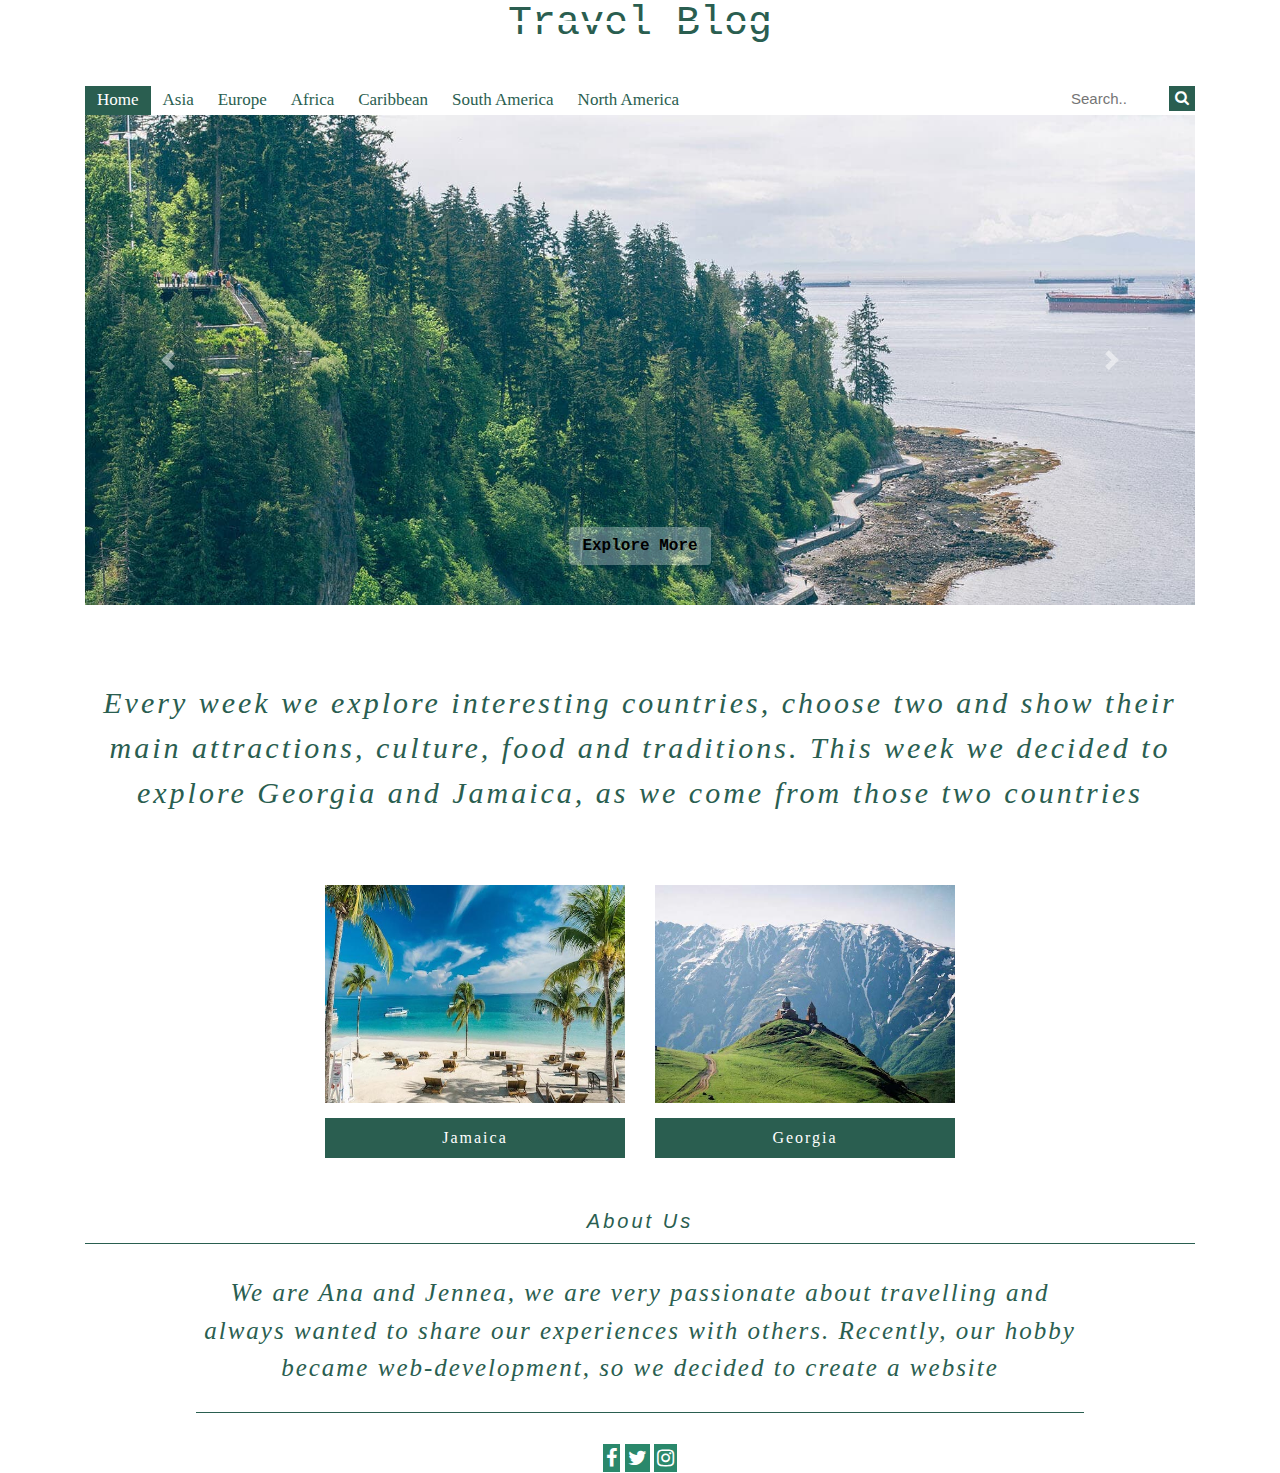
<file: index.html>
<!DOCTYPE html>
<html>
<head>
  <title>Travel Blog</title>
  <link rel="stylesheet" href="https://maxcdn.bootstrapcdn.com/bootstrap/4.0.0/css/bootstrap.min.css" integrity="sha384-Gn5384xqQ1aoWXA+058RXPxPg6fy4IWvTNh0E263XmFcJlSAwiGgFAW/dAiS6JXm" crossorigin="anonymous">
  <link rel="stylesheet" type="text/css" href="css1/styles.css">
  <meta name="viewport" content="width=device-width,initial-scale=1.0">
  <link rel="stylesheet" href="https://cdnjs.cloudflare.com/ajax/libs/font-awesome/4.7.0/css/font-awesome.min.css">

</head>

<body>

<div class="container">

    <h1>Travel Blog</h1>
<div class="row">
  <div class="col-10">
    <div class="topnav">
      <a class="active" href="">Home</a>
      <a href="#news">Asia</a>
      <a href="#news">Europe</a>
      <a href="#contact">Africa</a>
      <a href="#about">Caribbean</a>
      <a href="#about">South America</a>
      <a href="#about">North America</a>
    </div>
  </div>
  <div class="col-2" id="searchBox">
    <form class="example" action="action_page.php">
      <button type="submit"><i class="fa fa-search"></i></button>
      <input type="text" placeholder="Search.." name="search">
    </form>
  </div>
</div>

    <div id="carouselExampleControls" class="carousel slide" data-ride="carousel">
      <div class="carousel-inner">
        <div class="carousel-item active">
          <img class="d-block w-100" src="images/picture1.jpg" alt="First slide">
          <div class="carousel-caption">
          <a href="https://www.google.co.uk/" target="_blank"><button type="button" class="btn btn-default" id="carouselbutton1">Explore More</button></a>
          </div>
        </div>
        <div class="carousel-item">
          <img class="d-block w-100" src="images/picture2.jpg" alt="Second slide">
          <div class="carousel-caption">
          <a href="https://www.google.co.uk/" target="_blank"><button type="button" class="btn btn-default" id="carouselbutton">Explore More</button></a>
          </div>
        </div>
        <div class="carousel-item">
          <img class="d-block w-100" src="images/picture3.jpg" alt="Third slide">
          <div class="carousel-caption">
          <a href="https://www.google.co.uk/" target="_blank"><button type="button" class="btn btn-default" id="carouselbutton2">Explore More</button></a>
          </div>
        </div>
        <div class="carousel-item">
          <img class="d-block w-100" src="images/picture4.jpg" alt="Second slide">
          <div class="carousel-caption">
          <a href="https://www.google.co.uk/" target="_blank"><button type="button" class="btn btn-default" id="carouselbutton3">Explore More</button></a>
          </div>
        </div>
      </div>
  <a class="carousel-control-prev" href="#carouselExampleControls" role="button" data-slide="prev">
    <span class="carousel-control-prev-icon" aria-hidden="true"></span>
    <span class="sr-only">Previous</span>
  </a>
  <a class="carousel-control-next" href="#carouselExampleControls" role="button" data-slide="next">
    <span class="carousel-control-next-icon" aria-hidden="true"></span>
    <span class="sr-only">Next</span>
  </a>
    </div>
  <div class="whatwedo">
    <p1> Every week we explore interesting countries, choose two and show their main attractions, culture, food and traditions. This week we decided to explore Georgia and Jamaica, as we come from those two countries </p1>
  </div>
<div class="row">
  <div class="col-sm-6">
    <div class="card1">
      <img src="images/beach-ocho-rios.jpg" alt="ocho rois" style="width:100%">
      <div class="container1">
        <p><button class="button" onclick="location.href='jamaica.html'">Jamaica</button></p>
      </div>
    </div>
  </div>
  <div class="col-sm-6">
    <div class="card2">
      <img src="images/kazbegi.jpg" alt="kazbegi" style="width:100%">
      <div class="container1">
        <p><button class="button" onclick="location.href='Georgia.html'">Georgia</button></p>
      </div>
    </div>
  </div>
</div>
  <div class="AboutUs" width="100%">
  <div class="w3-content" style="max-width:700px">
      <div class="aboutus1">
    <h3 id="aboutus"> About Us </h3>
    </div>
      <div class="w3container" id="about">
    <p4> We are Ana and Jennea, we are very passionate about travelling and always wanted to share our experiences with others. Recently, our hobby became web-development, so we decided to create a website</p4>
      </div>
  </div>
 </div>
<div class="icon-bar">
  <a href="#" class="facebook"><i class="fa fa-facebook"></i></a>
  <a href="#" class="twitter"><i class="fa fa-twitter"></i></a>
  <a href="#" class="instagram"><i class="fa fa-instagram"></i></a>
</div>



</div>

<script src="https://code.jquery.com/jquery-3.2.1.slim.min.js" integrity="sha384-KJ3o2DKtIkvYIK3UENzmM7KCkRr/rE9/Qpg6aAZGJwFDMVNA/GpGFF93hXpG5KkN" crossorigin="anonymous"></script>
<script src="https://cdnjs.cloudflare.com/ajax/libs/popper.js/1.12.9/umd/popper.min.js" integrity="sha384-ApNbgh9B+Y1QKtv3Rn7W3mgPxhU9K/ScQsAP7hUibX39j7fakFPskvXusvfa0b4Q" crossorigin="anonymous"></script>
<script src="https://maxcdn.bootstrapcdn.com/bootstrap/4.0.0/js/bootstrap.min.js" integrity="sha384-JZR6Spejh4U02d8jOt6vLEHfe/JQGiRRSQQxSfFWpi1MquVdAyjUar5+76PVCmYl" crossorigin="anonymous"></script>


</body>




</html>
</file>
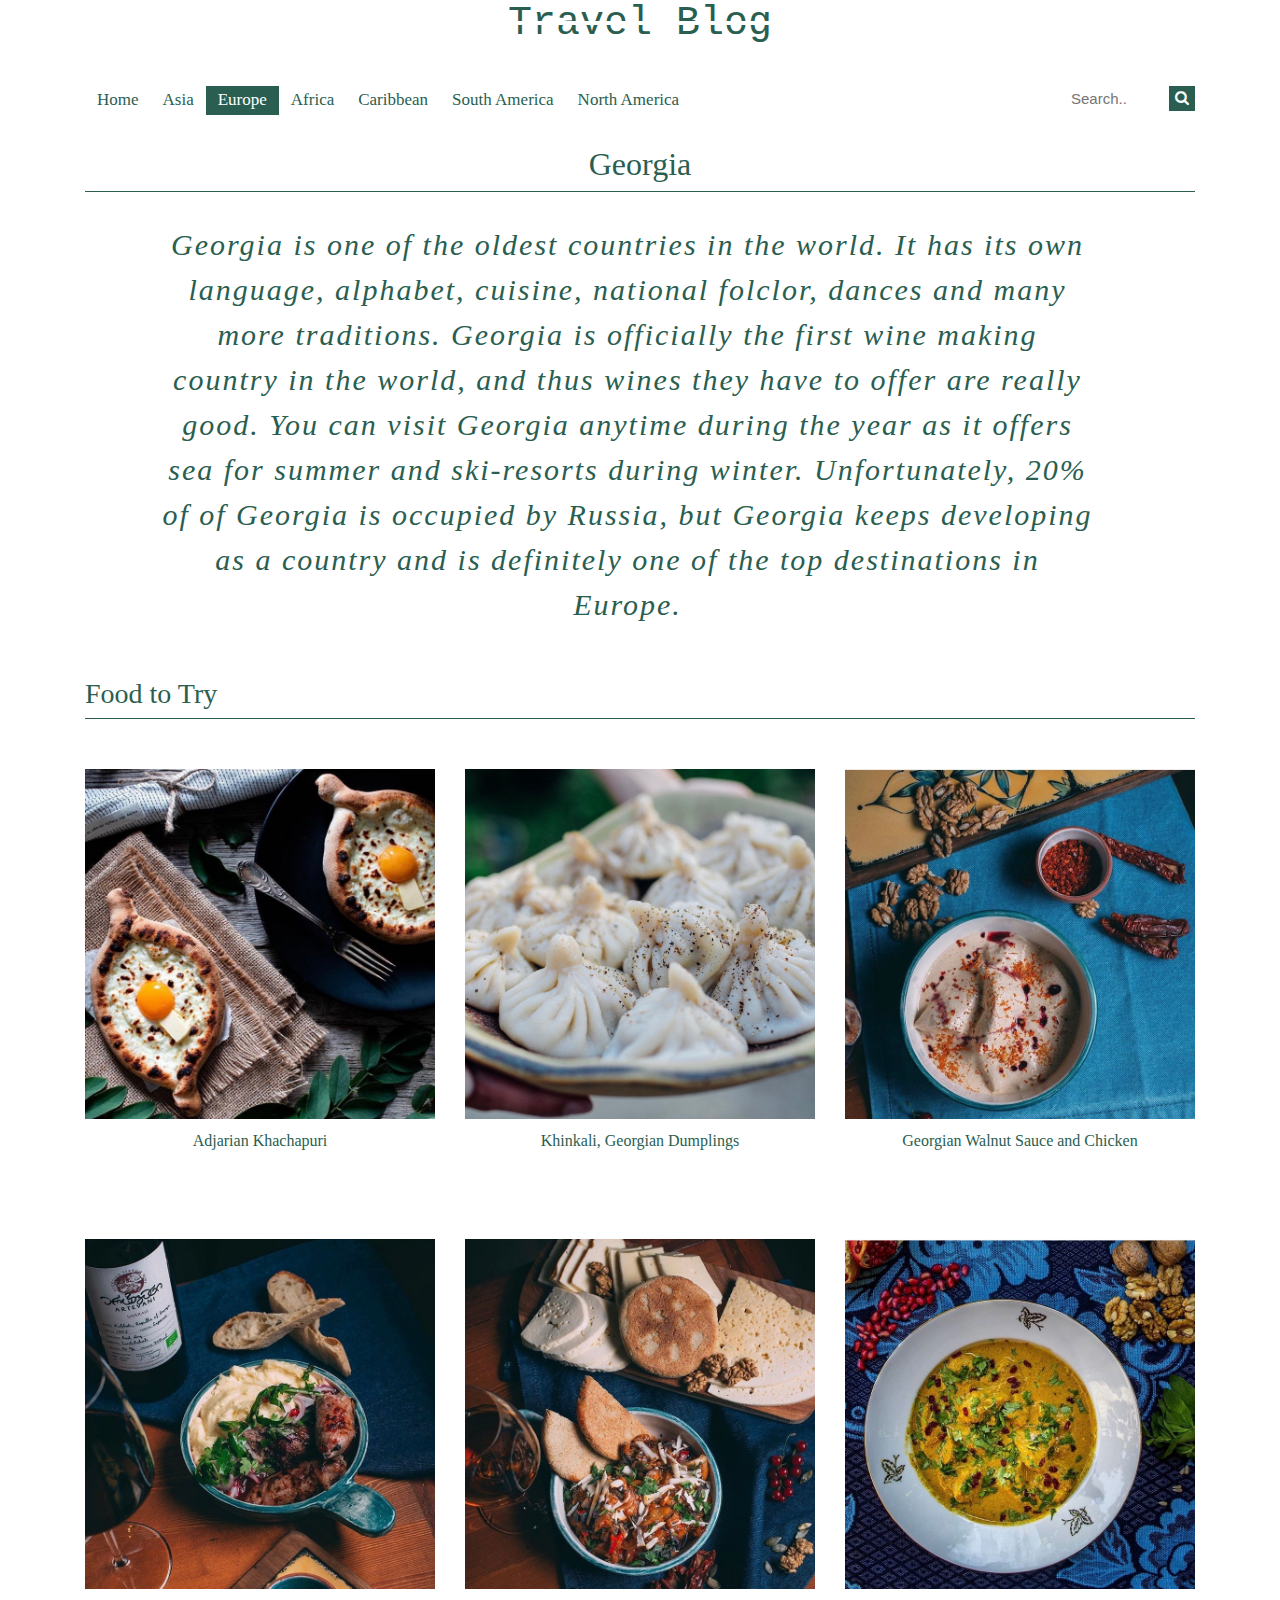
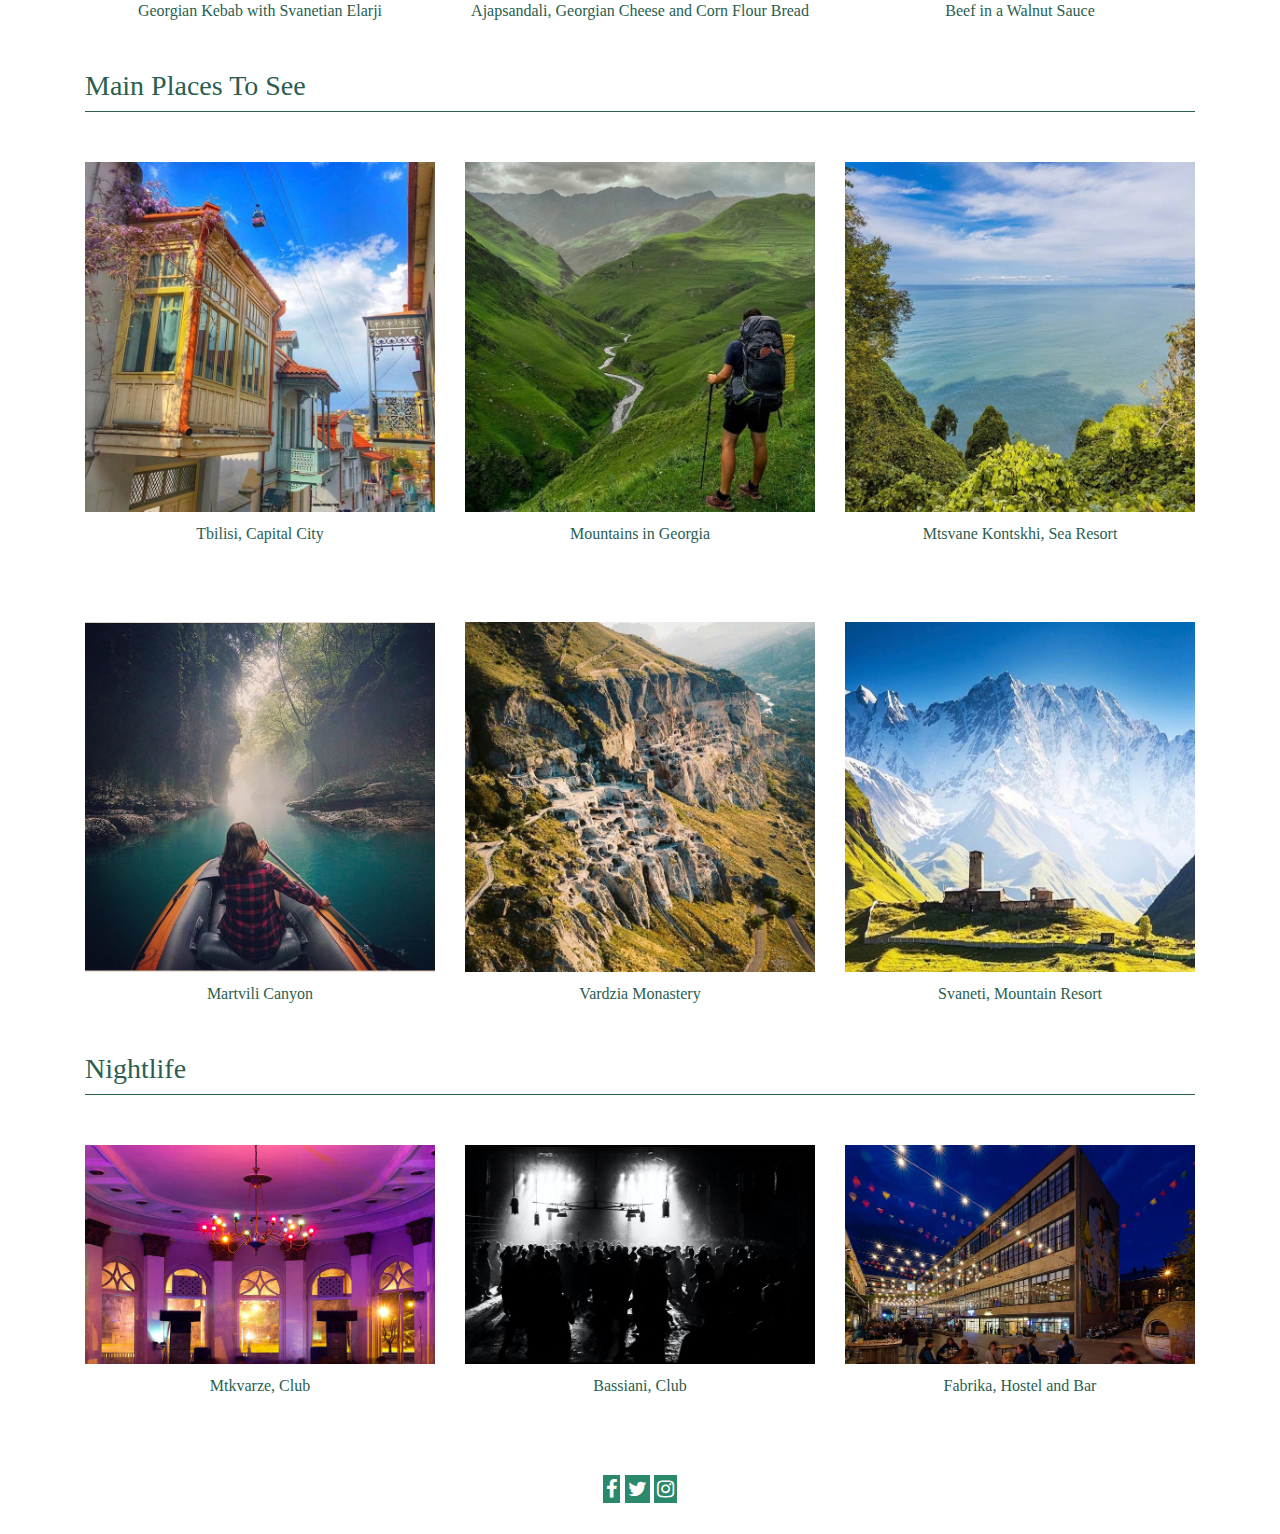
<file: Georgia.html>
<!DOCTYPE html>
<html>
<head>
  <title>Travel Blog</title>
  <link rel="stylesheet" href="https://maxcdn.bootstrapcdn.com/bootstrap/4.0.0/css/bootstrap.min.css" integrity="sha384-Gn5384xqQ1aoWXA+058RXPxPg6fy4IWvTNh0E263XmFcJlSAwiGgFAW/dAiS6JXm" crossorigin="anonymous">
  <link rel="stylesheet" type="text/css" href="css1/styles2.css">
  <meta name="viewport" content="width=device-width,initial-scale=1.0">
  <link rel="stylesheet" href="https://cdnjs.cloudflare.com/ajax/libs/font-awesome/4.7.0/css/font-awesome.min.css">

</head>

<body>

  <div class="container">

    <h1>Travel Blog</h1>
<div class="row">
  <div class="col-10">
    <div class="topnav">
      <a href="index.html">Home</a>
      <a href="#news">Asia</a>
      <a class="active"  href="#news">Europe</a>
      <a href="#contact">Africa</a>
      <a href="#about">Caribbean</a>
      <a href="#about">South America</a>
      <a href="#about">North America</a>
    </div>
  </div>
  <div class="col-2" id="searchBox">
    <!-- The form -->
    <form class="example" action="action_page.php">
      <button type="submit"><i class="fa fa-search"></i></button>
      <input type="text" placeholder="Search.." name="search">

    </form>
  </div>
</div>

<div class="GeorgiaHeading">
<h2> Georgia </h2>
</div>

<div class="whatwedo">
  <p1> Georgia is one of the oldest countries in the world. It has its own language, alphabet, cuisine, national folclor, dances and many more traditions. Georgia is officially the first wine making country in the world, and thus wines they have to offer are really good. You can visit Georgia anytime during the year as it offers sea for summer and ski-resorts during winter. Unfortunately, 20% of of Georgia is occupied by Russia, but Georgia keeps developing as a country and is definitely one of the top destinations in Europe.  </p1>
</div>

<div class="Food" style="padding-top:50px;">
  <h3> Food to Try <h4>
</div>

<div class="row" style="padding-top:50px; padding-bottom:50px">
  <div class="col-4">
  <img src="images/adjaruli.jpg" style="width:100%">
  <p id="Tbs"> Adjarian Khachapuri </p>
  </div>
  <div class="col-4">
  <img src="images/khinkali.jpg" style="width:100%">
  <p id="Tbs"> Khinkali, Georgian Dumplings </p>
  </div>
  <div class="col-4">
  <img src="images/baje.jpg" style="width:100%">
  <p id="Tbs"> Georgian Walnut Sauce and Chicken </p>
  </div>
</div>

<div class="row" style="padding-top:20px; padding-bottom:30px">
  <div class="col-4">
  <img src="images/kebabiandgomi.jpg" style="width:100%">
  <p id="Tbs"> Georgian Kebab with Svanetian Elarji </p>
  </div>
  <div class="col-4">
  <img src="images/ajapsandali.jpg" style="width:100%">
  <p id="Tbs"> Ajapsandali, Georgian Cheese and Corn Flour Bread </p>
  </div>
  <div class="col-4">
  <img src="images/kharcho.jpg" style="width:100%">
  <p id="Tbs"> Beef in a Walnut Sauce </p>
  </div>
</div>
<div class="PlacestoSee">
  <h3> Main Places To See <h4>
</div>
<div class="row" style="padding-top:50px; padding-bottom:50px">
  <div class="col-4">
  <img src="images/tbilisi3.jpg" style="width:100%">
  <p id="Tbs"> Tbilisi, Capital City </p>
  </div>
  <div class="col-4">
  <img src="images/mountains.jpg" style="width:100%">
  <p id="Tbs"> Mountains in Georgia </p>
  </div>
  <div class="col-4">
  <img src="images/sea.jpg" style="width:100%">
  <p id="Tbs">Mtsvane Kontskhi, Sea Resort </p>
  </div>
</div>

<div class="row" style="padding-top:10px; padding-bottom:30px">
  <div class="col-4">
  <img src="images/martvili.jpg" style="width:100%">
  <p id="Tbs"> Martvili Canyon </p>
  </div>
  <div class="col-4">
  <img src="images/vardzia.jpg" style="width:100%">
  <p id="Tbs"> Vardzia Monastery </p>
  </div>
  <div class="col-4">
  <img src="images/svaneti.jpg" style="width:100%">
  <p id="Tbs"> Svaneti, Mountain Resort </p>
  </div>
</div>
<div class="NightLife">
  <h3> Nightlife <h4>
</div>
<div class="row" style="padding-top:50px; padding-bottom:30px">
  <div class="col-4">
  <img src="images/mtkvarze.jpg" style="width:100%">
  <p id="Tbs"> Mtkvarze, Club </p>
  </div>
  <div class="col-4">
  <img src="images/basiani.jpg" style="width:100%">
  <p id="Tbs"> Bassiani, Club </p>
  </div>
  <div class="col-4">
  <img src="images/fabrika.jpg" style="width:100%">
  <p id="Tbs"> Fabrika, Hostel and Bar </p>
  </div>
</div>




  <div class="icon-bar">
  <a href="#" class="facebook"><i class="fa fa-facebook"></i></a>
  <a href="#" class="twitter"><i class="fa fa-twitter"></i></a>
  <a href="#" class="instagram"><i class="fa fa-instagram"></i></a>
</div>



</div>

<script src="https://code.jquery.com/jquery-3.2.1.slim.min.js" integrity="sha384-KJ3o2DKtIkvYIK3UENzmM7KCkRr/rE9/Qpg6aAZGJwFDMVNA/GpGFF93hXpG5KkN" crossorigin="anonymous"></script>
<script src="https://cdnjs.cloudflare.com/ajax/libs/popper.js/1.12.9/umd/popper.min.js" integrity="sha384-ApNbgh9B+Y1QKtv3Rn7W3mgPxhU9K/ScQsAP7hUibX39j7fakFPskvXusvfa0b4Q" crossorigin="anonymous"></script>
<script src="https://maxcdn.bootstrapcdn.com/bootstrap/4.0.0/js/bootstrap.min.js" integrity="sha384-JZR6Spejh4U02d8jOt6vLEHfe/JQGiRRSQQxSfFWpi1MquVdAyjUar5+76PVCmYl" crossorigin="anonymous"></script>


</body>




</html>
</file>
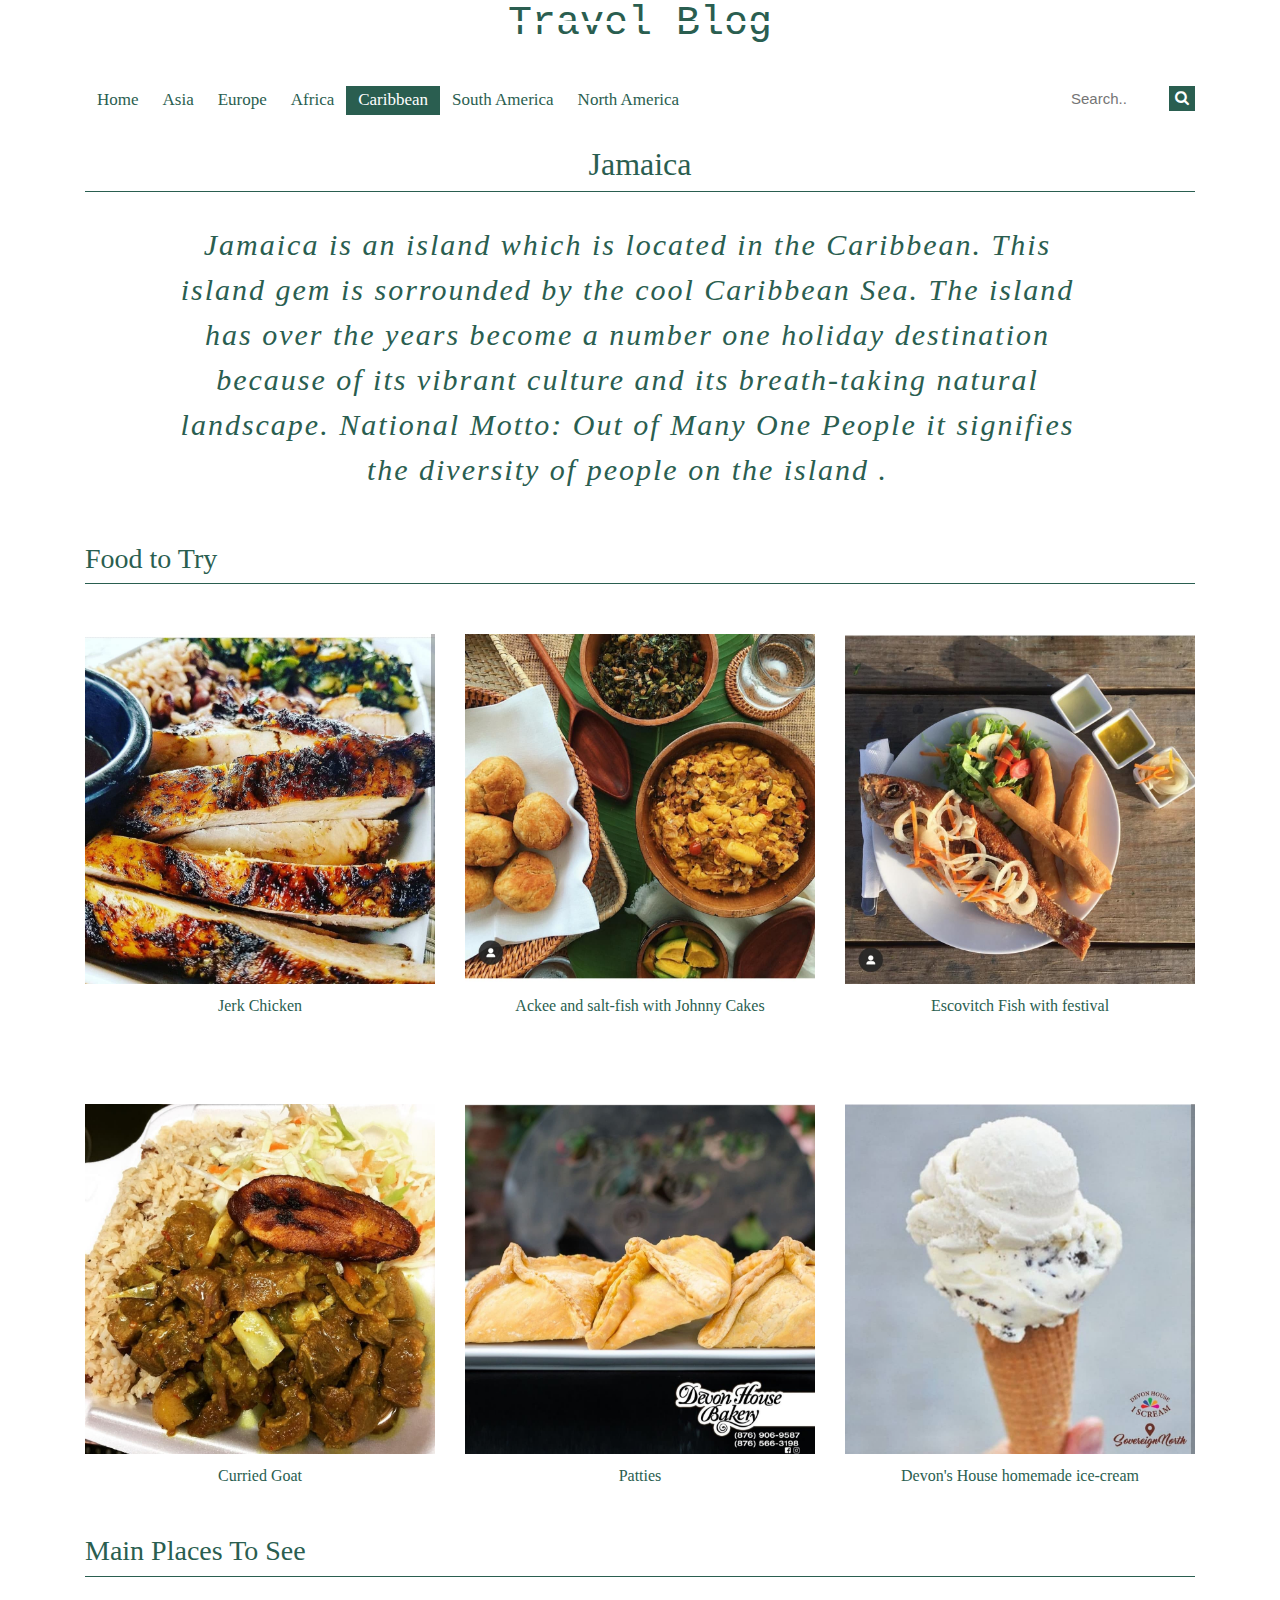
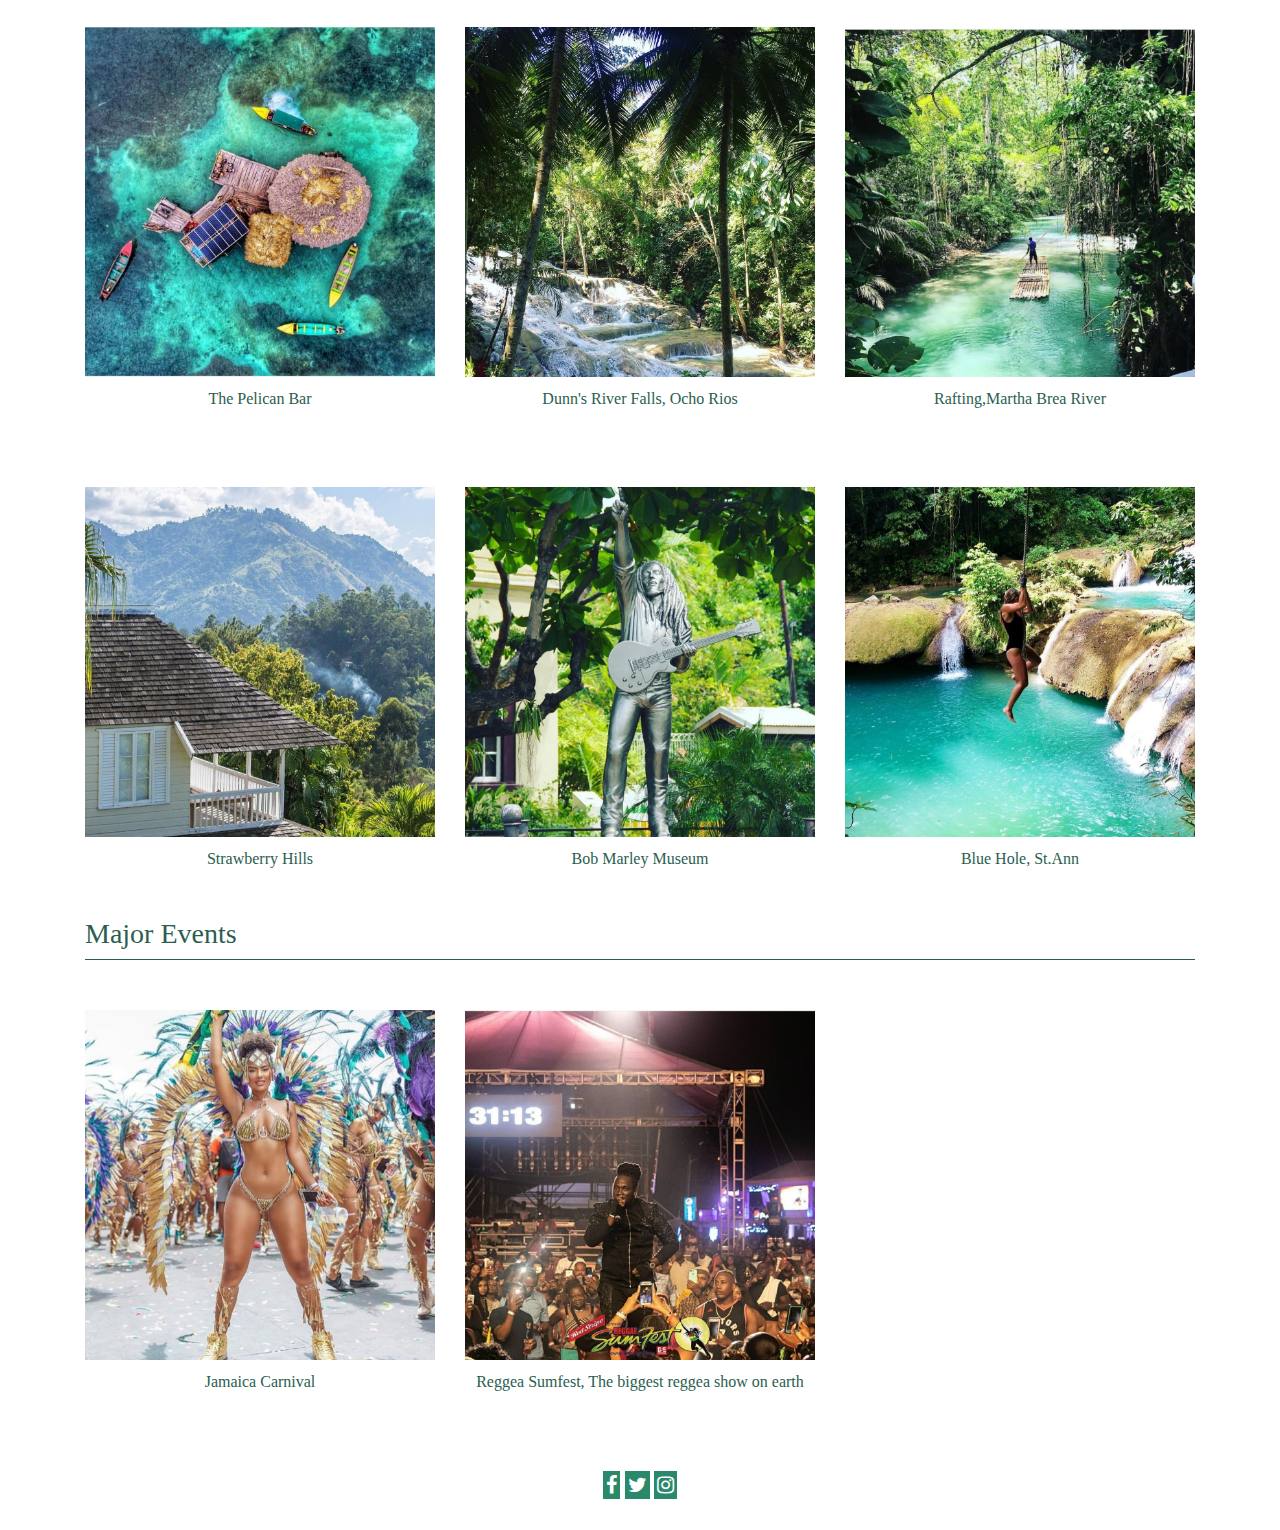
<file: jamaica.html>
<!DOCTYPE html>
<html>
<head>
  <title>Travel Blog</title>
  <link rel="stylesheet" href="https://maxcdn.bootstrapcdn.com/bootstrap/4.0.0/css/bootstrap.min.css" integrity="sha384-Gn5384xqQ1aoWXA+058RXPxPg6fy4IWvTNh0E263XmFcJlSAwiGgFAW/dAiS6JXm" crossorigin="anonymous">
  <link rel="stylesheet" type="text/css" href="css1/styles2.css">
  <meta name="viewport" content="width=device-width,initial-scale=1.0">
  <link rel="stylesheet" href="https://cdnjs.cloudflare.com/ajax/libs/font-awesome/4.7.0/css/font-awesome.min.css">

</head>

<body>

  <div class="container">

    <h1>Travel Blog</h1>
<div class="row">
  <div class="col-10">
    <div class="topnav">
      <a href="index.html">Home</a>
      <a href="#news">Asia</a>
      <a href="#news">Europe</a>
      <a href="#contact">Africa</a>
      <a class="active" href="#about">Caribbean</a>
      <a href="#about">South America</a>
      <a href="#about">North America</a>
    </div>
  </div>
  <div class="col-2" id="searchBox">
    <!-- The form -->
    <form class="example" action="action_page.php">
      <button type="submit"><i class="fa fa-search"></i></button>
      <input type="text" placeholder="Search.." name="search">

    </form>
  </div>
</div>

<div class="GeorgiaHeading">
<h2> Jamaica </h2>
</div>

<div class="whatwedo">
  <p1> Jamaica is an island which is located in the Caribbean. This island gem is sorrounded by the cool Caribbean Sea. The island has over the years become a number one holiday destination because of its vibrant culture and its breath-taking natural landscape. National Motto: Out of Many One People it signifies the diversity of people on the island .
  </p1>

</div>

<div class="Food" style="padding-top:50px;">
  <h3> Food to Try </h3>
</div>

<div class="row" style="padding-top:50px; padding-bottom:50px">
  <div class="col-4">
  <img src="images/food1.jpg" style="width:100%">
  <p id="Tbs"> Jerk Chicken </p>
  </div>
  <div class="col-4">
  <img src="images/food4.jpg" style="width:100%">
  <p id="Tbs"> Ackee and salt-fish with Johnny Cakes </p>
  </div>
  <div class="col-4">
  <img src="images/food2.jpg" style="width:100%">
  <p id="Tbs"> Escovitch Fish with festival </p>
  </div>
</div>

<div class="row" style="padding-top:20px; padding-bottom:30px">
  <div class="col-4">
  <img src="images/food3.jpg" style="width:100%">
  <p id="Tbs"> Curried Goat </p>
  </div>
  <div class="col-4">
  <img src="images/food5.jpg" style="width:100%">
  <p id="Tbs"> Patties </p>
  </div>
  <div class="col-4">
  <img src="images/food6.jpg" style="width:100%">
  <p id="Tbs"> Devon's House homemade ice-cream </p>
  </div>
</div>
<div class="PlacestoSee">
  <h3> Main Places To See </h3>
</div>
<div class="row" style="padding-top:50px; padding-bottom:50px">
  <div class="col-4">
  <img src="images/place1.jpg" style="width:100%">
  <p id="Tbs"> The Pelican Bar </p>
  </div>
  <div class="col-4">
  <img src="images/place2.jpg" style="width:100%">
  <p id="Tbs"> Dunn's River Falls, Ocho Rios </p>
  </div>
  <div class="col-4">
  <img src="images/place5.jpg" style="width:100%">
  <p id="Tbs">Rafting,Martha Brea River </p>
  </div>
</div>

<div class="row" style="padding-top:10px; padding-bottom:30px">
  <div class="col-4">
  <img src="images/place3.jpg" style="width:100%">
  <p id="Tbs"> Strawberry Hills </p>
  </div>
  <div class="col-4">
  <img src="images/place4.jpg" style="width:100%">
  <p id="Tbs"> Bob Marley Museum </p>
  </div>
  <div class="col-4">
  <img src="images/place6.jpg" style="width:100%">
  <p id="Tbs"> Blue Hole, St.Ann </p>
  </div>
</div>
<div class="NightLife">
  <h3> Major Events </h3>
</div>
<div class="row" style="padding-top:50px; padding-bottom:30px">
  <div class="col-4">
  <img src="images/event1.jpg" style="width:100%">
  <p id="Tbs"> Jamaica Carnival </p>
  </div>
  <div class="col-4">
  <img src="images/event2.jpg" style="width:100%">
  <p id="Tbs"> Reggea Sumfest, The biggest reggea show on earth </p>
  </div>
</div>




  <div class="icon-bar">
  <a href="#" class="facebook"><i class="fa fa-facebook"></i></a>
  <a href="#" class="twitter"><i class="fa fa-twitter"></i></a>
  <a href="#" class="instagram"><i class="fa fa-instagram"></i></a>
</div>



</div>

<script src="https://code.jquery.com/jquery-3.2.1.slim.min.js" integrity="sha384-KJ3o2DKtIkvYIK3UENzmM7KCkRr/rE9/Qpg6aAZGJwFDMVNA/GpGFF93hXpG5KkN" crossorigin="anonymous"></script>
<script src="https://cdnjs.cloudflare.com/ajax/libs/popper.js/1.12.9/umd/popper.min.js" integrity="sha384-ApNbgh9B+Y1QKtv3Rn7W3mgPxhU9K/ScQsAP7hUibX39j7fakFPskvXusvfa0b4Q" crossorigin="anonymous"></script>
<script src="https://maxcdn.bootstrapcdn.com/bootstrap/4.0.0/js/bootstrap.min.js" integrity="sha384-JZR6Spejh4U02d8jOt6vLEHfe/JQGiRRSQQxSfFWpi1MquVdAyjUar5+76PVCmYl" crossorigin="anonymous"></script>


</body>




</html>
</file>
<file: css1/styles.css>
h1 {
  color: #2a5e50;
  text-align: center;
  text-decoration: line-through;
  text-decoration-color: white;
  font-family: courier;

}
#carouselparagraph {
  color: black;
  font-family: Times;
  font-size: 36px;
  font-weight: bold;

}

#carouselheader {
  color: black;
  font-family: Times;
  font-size: 30px;
  font-weight: bold;

}

#carouselparagraph1 {
   color: black;
   font-family: Times;
   font-size: 36px;
   font-weight: bold;

}

#carouselbutton {
  background-color: rgba(255,255,255,0.3);
  color: black;
  font-family: courier;
  font-weight: bold;
}

#carouselbutton1 {
  background-color: rgba(255,255,255,0.3);
  font-family: courier;
  font-weight: bold;
}

#carouselbutton2 {
  background-color: rgba(255,255,255,0.3);
  font-family: courier;
  font-weight: bold;
  }

#carouselbutton3 {
  background-color: rgba(255,255,255,0.3);
  font-family: courier;
  font-weight: bold;
}

.topnav {
  background-color: transparent;
  overflow: hidden;
  font-family: baskerville, times, serif;
  padding-top: 30px;
}

.topnav a {
  float: left;
  color: black;
  text-align: center;
  padding: 10px 12px;
  text-decoration: none;
  font-size: 17px;
  line-height: 0.5;
  color: #2a5e50;
}

.topnav a:hover {
  background-color: #2a5e50;
  color: white;
}

.topnav a.active {
  background-color: #2a5e50;
  color: white;
}

  * {
  box-sizing: border-box;
}

form.example button {
  float:right;
  background: #2a5e50;
  color: white;
  font-size: 15px;
  border: 1px;
  border-left: none;
  cursor: alias;
  height: 25px;
}

#searchBox {
  padding-top: 30px;
}

  form.example input[type=text] {
  float:right;
  height:25px;
  min-width:100px;
  font-size: 15px;
  border: 1px;
  width: 10%;
  background: transparent;
  color: #2a5e50;
}

form.example button:hover {
  background: #296159;
}

form.example::after {
  content: "";
  clear: both;
  disp
}

#searchBox{
  float: right;
}

.column1 {
  float: left;
  width: 50%;
  padding-left: 200px;
  padding-right: 200px;
  margin: auto;
  padding-bottom: 0px;
}

.container1 {
  padding-top: 15px;
  padding-bottom: 15px;
  text-align: center;
  font-weight: bold;
  color: #2a5e50;
}

.card1{
width:300px;
float:right;
}

.card2{
width:300px;
}

.button {
  border: none;
  outline: 0;
  display: inline-block;
  padding: 8px;
  color: white;
  background-color: #2a5e50;
  text-align: center;
  cursor: pointer;
  width: 100%;
  font-family: baskerville, times, serif;
  letter-spacing: 2px;
}

.button:hover {
  background-color: #b0dbbf;
}
.whatwedo {
  padding-top: 75px;
  padding-bottom: 70px;
  color: #2a5e50;
  letter-spacing: 3px;
  text-align: center;
  font-style: italic;
  word-wrap: break-word;
  font-family: baskerville, times, serif;
  font-size: 30px;
  margin: 0 auto;
}

.icon-bar{
  text-align:center;
}

.icon-bar a {
  display: run-in;
  text-align: center;
  padding: 3px;
  transition: all 0.3s ease;
  color: white;
  font-size: 20px;
}

.icon-bar a:hover {
  background-color: #296159;
}

.facebook {
  background:#2a886b;
  color: white;
}

.twitter {
  background: #2a886b;
  color: white;
}

.instagram {
  background: #2a886b;
  color: white;
}

.w3-content{
  display: table-cell; vertical-align: middle;
}

.AboutUs {
  padding-top: 20px;
  padding-bottom: 30px;
font-size: 25px;
color: #2a5e50;
letter-spacing: 2px;
text-align: center;
font-style: italic;
word-wrap: break-word;
font-family: baskerville, times, serif;
padding-top: 0px;
display:table;
width:100%;
}

#aboutus {
  font-family: "futura",helvetica,sans-serif;
  font-size: 20px;
  border-bottom: solid;
  background-repeat: no-repeat;
  text-align: center;
  margin: 0 auto;
  max-height: 73px;
  color: #2a5e50;
  letter-spacing: 3px;
  padding-bottom: 10px;
  border-width: thin;
  padding-top: 20px;
}

#about {
  width: 80%;
  margin: 0 auto;
  padding-bottom: 25px;
  border-bottom: solid;
  border-width: thin;
}

.aboutus1 {
  padding-bottom: 30px;
}
</file>
<file: css1/styles2.css>
h1 {
  color: #2a5e50;
  text-align: center;
  text-decoration: line-through;
  text-decoration-color: white;
  font-family: courier;

}

.GeorgiaHeading {
  text-align: center;
  color: #2a5e50;
  font-family: Times;
  font-weight: bold;
  padding-top: 30px;
  border-bottom: solid;
  border-width: thin;
}

.PlacestoSee {
  font-family: baskerville, times, serif;
  border-bottom: solid;
  color: #2a5e50;
  border-width: thin;

}

.Food {
  font-family: baskerville, times, serif;
  border-bottom: solid;
  color: #2a5e50;
  border-width: thin;

}

.NightLife {
  font-family: baskerville, times, serif;
  border-bottom: solid;
  color: #2a5e50;
  border-width: thin;
}

.col-4 {
  text-align: center;
}

#Tbs {
  padding-top: 10px;
  color:#2a5e50;
  font-family: Times;
}

.topnav {
  background-color: transparent;
  overflow: hidden;
  font-family: baskerville, times, serif;
  padding-top: 30px;
}

.topnav a {
  float: left;
  color: black;
  text-align: center;
  padding: 10px 12px;
  text-decoration: none;
  font-size: 17px;
  line-height: 0.5;
  color: #2a5e50;
}

.topnav a:hover {
  background-color: #2a5e50;
  color: white;
}

.topnav a.active {
  background-color: #2a5e50;
  color: white;
}

* {
  box-sizing: border-box;
}

form.example button {
  float:right;
  background: #2a5e50;
  color: white;
  font-size: 15px;
  border: 1px;
  border-left: none;
  cursor: alias;
  height: 25px;
}

  form.example input[type=text] {
  float:right;
  height:25px;
  min-width:100px;
  font-size: 15px;
  border: 1px;
  width: 50%;
  background: transparent;
  color: #2a5e50;
}

form.example button:hover {
  background: #296159;
}

form.example::after {
  content: "";
  clear: both;
}

#searchBox{
  float: right;
  padding-top: 30px;
}

.column1 {
  float: left;
  width: 50%;
  padding-left: 200px;
  padding-right: 200px;
  margin: auto;
  padding-bottom: 0px;
}

.container1 {
  padding-top: 15px;
  padding-bottom: 15px;
  text-align: center;
  font-weight: bold;
  color: #39C1BD;
}

.card1{
width:300px;
float:right;
}

.card2{
width:300px;
}

.button {
  border: none;
  outline: 0;
  display: inline-block;
  padding: 8px;
  color: white;
  background-color: #39C1BD;
  text-align: center;
  cursor: pointer;
  width: 100%;
  font-family: baskerville, times, serif;
  letter-spacing: 2px;
}

.icon-bar {
  text-align:center;
  padding-bottom: 30px;
  padding-top: 30px;
}

.icon-bar a {
  display: run-in;
  text-align: center;
  padding: 3px;
  transition: all 0.3s ease;
  color: white;
  font-size: 20px;
}

.button:hover {
  background-color: #b0dbbf;
}

.icon-bar a:hover {
  background-color: #296159;
}

.facebook {
  background:#2a886b;
  color: white;
}

.twitter {
  background: #2a886b;
  color: white;
}

.instagram {
  background: #2a886b;
  color: white;
}

.whatwedo {
  padding-top: 30px;
  padding-right: 100px;
  padding-bottom: 30;
  padding-left: 75px;
  font-size: 30px;
  color: #2a5e50;
  letter-spacing: 2px;
  text-align: center;
  font-style: italic;
  margin: 10;
  word-wrap: break-word;
  font-family: baskerville, times, serif;
}
</file>
